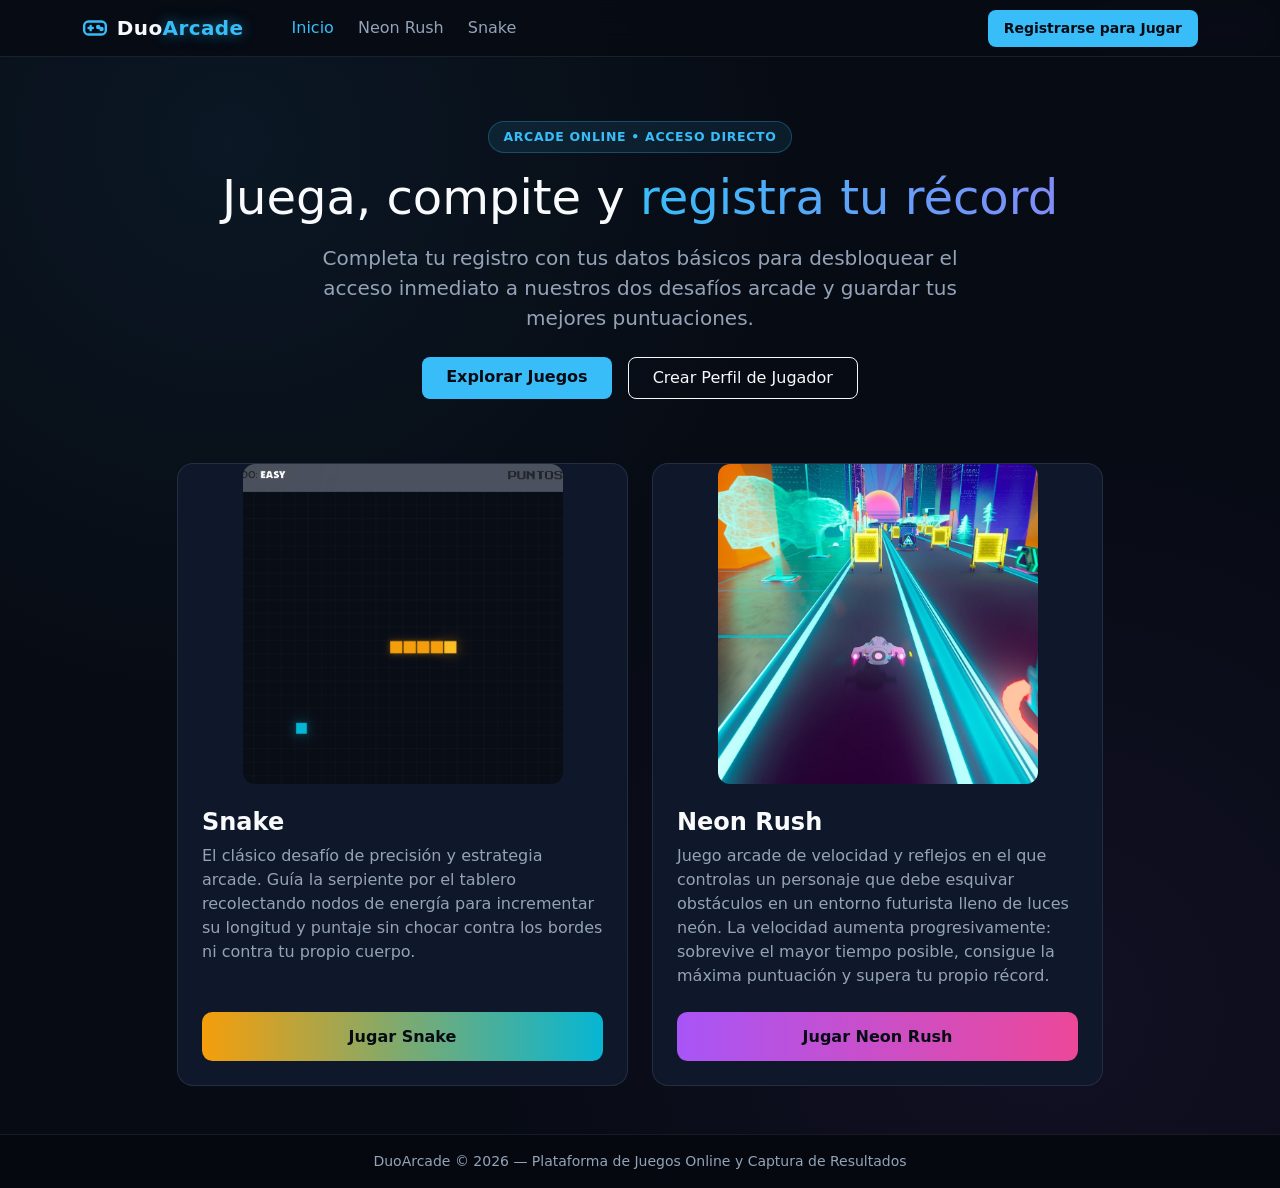
<file: index.html>
<!DOCTYPE html>
<html lang="es">
<head>
  <meta charset="UTF-8">
  <meta name="viewport" content="width=device-width, initial-scale=1.0">
  <title>DuoArcade | Plataforma de Juegos y Registro</title>
  <link href="https://cdn.jsdelivr.net/npm/bootstrap@5.3.3/dist/css/bootstrap.min.css" rel="stylesheet" integrity="sha384-QWTKZyjpPEjISv5WaRU9OFeRpok6YctnYmDr5pNlyT2bRjXh0JMhjY6hW+ALEwIH" crossorigin="anonymous">
  <link rel="stylesheet" href="./css/style.css">
  <style>
    .page-home {
      overflow-x: hidden;
    }

    .page-home .game-card,
    .page-home .game-card > * {
      min-width: 0;
    }

    .page-home .game-card {
      height: 100%;
    }

    .page-home .game-banner {
      display: flex;
      flex-direction: column;
      align-items: center;
      gap: .75rem;
    }

    .page-home .game-banner img {
      display: block;
      width: min(100%, 320px) !important;
      height: auto !important;
      aspect-ratio: 1;
      object-fit: cover;
      border-radius: 12px;
    }

    .page-home .hero-title {
      font-size: clamp(2rem, 5vw, 3rem);
      overflow-wrap: anywhere;
    }

    .page-home #userNavArea {
      flex-wrap: wrap;
    }

    @media (max-width: 575.98px) {
      .page-home header .container {
        padding-inline: 1rem;
      }

      .page-home header .btn {
        max-width: 100%;
      }

      .page-home .game-card .p-4 {
        padding: 1.25rem !important;
      }

      .page-home .modal-dialog {
        margin: .75rem;
      }
    }
  </style>
</head>
<body class="page-home">

  <!-- Barra de navegación superior persistente -->
  <nav class="navbar navbar-expand-lg navbar-dark arcade-navbar sticky-top">
    <div class="container">
      <a class="navbar-brand" href="index.html">
        <svg width="26" height="26" viewBox="0 0 24 24" fill="none" stroke="#38BDF8" stroke-width="2.2" stroke-linecap="round" stroke-linejoin="round">
          <rect x="2" y="6" width="20" height="12" rx="4"></rect>
          <line x1="6" y1="12" x2="10" y2="12"></line>
          <line x1="8" y1="10" x2="8" y2="14"></line>
          <circle cx="15" cy="11" r="1" fill="#818CF8"></circle>
          <circle cx="18" cy="13" r="1" fill="#38BDF8"></circle>
        </svg>
        <span>Duo<span class="brand-accent">Arcade</span></span>
      </a>

      <button class="navbar-toggler border-0" type="button" data-bs-toggle="collapse" data-bs-target="#navbarArcade" aria-controls="navbarArcade" aria-expanded="false" aria-label="Alternar navegación">
        <span class="navbar-toggler-icon"></span>
      </button>

      <div class="collapse navbar-collapse" id="navbarArcade">
        <ul class="navbar-nav me-auto mb-2 mb-lg-0 ms-lg-4 gap-lg-2">
          <li class="nav-item">
            <a class="nav-link active" aria-current="page" href="index.html">Inicio</a>
          </li>
          <li class="nav-item">
            <a class="nav-link play-trigger" href="juego2.html" data-target-game="juego2.html">Neon Rush</a>
          </li>
          <li class="nav-item">
            <a class="nav-link play-trigger" href="snake.html" data-target-game="snake.html">Snake</a>
          </li>
        </ul>

        <!-- Estado de registro del usuario -->
        <div class="d-flex align-items-center gap-2" id="userNavArea">
          <button type="button" class="btn btn-sm btn-home-primary px-3 py-2 rounded-3" data-bs-toggle="modal" data-bs-target="#registroModal">
            Registrarse para Jugar
          </button>
        </div>
      </div>
    </div>  
  </nav>

  <!-- Sección Hero -->
  <header class="py-5 text-center">
    <div class="container py-lg-3">
      <span class="hero-badge mb-3">Arcade Online • Acceso Directo</span>
      <h1 class="display-5 hero-title mb-3">
        Juega, compite y <span class="text-gradient-home">registra tu récord</span>
      </h1>
      <p class="lead text-muted-custom mx-auto mb-4" style="max-width: 650px;">
        Completa tu registro con tus datos básicos para desbloquear el acceso inmediato a nuestros dos desafíos arcade y guardar tus mejores puntuaciones.
      </p>
      <div class="d-flex justify-content-center gap-3 flex-wrap">
        <a href="#catalogo-juegos" class="btn btn-home-primary px-4 py-2 rounded-3">Explorar Juegos</a>
        <button type="button" class="btn btn-outline-light px-4 py-2 rounded-3" data-bs-toggle="modal" data-bs-target="#registroModal" id="heroRegisterBtn">
          Crear Perfil de Jugador
        </button>
      </div>
    </div>
  </header>

  <!-- Catálogo de 2 Juegos -->
  <main id="catalogo-juegos" class="pb-5">
    <div class="container">
      <div class="row g-4 justify-content-center">

        <!-- Tarjeta Juego 2: Neon Rush -->
        <div class="col-12 col-md-6 col-lg-5 order-2">
          <article class="game-card game-card--neon">
            <div class="game-banner">
              <span class="game-tag">JUEGO 02 • REFLEJOS</span>
              <img src="img/neon-rush.jpeg" alt="Imagen de Neon Rush" class="img-fluid" style="width: min(100%, 320px); height: auto; aspect-ratio: 1; object-fit: cover; border-radius: 12px;">
            </div>
            <div class="p-4 d-flex flex-column flex-grow-1">
              <h2 class="h4 fw-bold mb-2">Neon Rush</h2>
              <p class="text-muted-custom flex-grow-1 mb-4">
                Juego arcade de velocidad y reflejos en el que controlas un personaje que debe esquivar obstáculos en un entorno futurista lleno de luces neón. La velocidad aumenta progresivamente: sobrevive el mayor tiempo posible, consigue la máxima puntuación y supera tu propio récord.
              </p>
              <a href="juego2.html" class="btn btn-game w-100 text-center play-trigger" data-target-game="juego2.html">
                Jugar Neon Rush
              </a>
            </div>
          </article>
        </div>

        <!-- Tarjeta Juego 1: Snake -->
        <div class="col-12 col-md-6 col-lg-5 order-1">
          <article class="game-card game-card--snake">
            <div class="game-banner">
              <span class="game-tag">JUEGO 01 • CLÁSICO</span>
              <img src="img/snake.png" alt="Imagen de Snake" width="72" height="72" class="img-fluid" style="max-width: 100%; height: auto; object-fit: cover; border-radius: 12px;">
            </div>
            <div class="p-4 d-flex flex-column flex-grow-1">
              <h2 class="h4 fw-bold mb-2">Snake</h2>
              <p class="text-muted-custom flex-grow-1 mb-4">
                El clásico desafío de precisión y estrategia arcade. Guía la serpiente por el tablero recolectando nodos de energía para incrementar su longitud y puntaje sin chocar contra los bordes ni contra tu propio cuerpo.
              </p>
              <a href="snake.html" class="btn btn-game w-100 text-center play-trigger" data-target-game="snake.html">
                Jugar Snake
              </a>
            </div>
          </article>
        </div>

      </div>
    </div>
  </main>

  <!-- Modal Dinámico de Registro Obligatorio -->
  <div class="modal fade modal-arcade" id="registroModal" tabindex="-1" aria-labelledby="registroModalLabel" aria-hidden="true">
    <div class="modal-dialog modal-dialog-centered">
      <div class="modal-content">
        <div class="modal-header">
          <div>
            <h3 class="modal-title h5 fw-bold" id="registroModalLabel">Registro de Jugador</h3>
            <p class="mb-0 small text-muted-custom">Ingresa tus datos para habilitar el acceso a los juegos.</p>
          </div>
          <button type="button" class="btn-close btn-close-white" data-bs-dismiss="modal" aria-label="Cerrar"></button>
        </div>

        <form id="formRegistro" novalidate>
          <div class="modal-body">
            <div class="mb-3">
              <label for="nombres" class="form-label fw-semibold">Nombres completos</label>
              <input type="text" class="form-control" id="nombres" name="nombres" placeholder="Ej. Juan Pedro González" required minlength="3">
              <div class="invalid-feedback">Ingresa tus nombres completos (mínimo 3 caracteres).</div>
            </div>

            <div class="mb-3">
              <label for="correo" class="form-label fw-semibold">Correo electrónico</label>
              <input type="email" class="form-control" id="correo" name="correo" placeholder="jugador@ejemplo.com" required>
              <div class="invalid-feedback">Ingresa un correo electrónico válido.</div>
            </div>

            <div class="mb-2">
              <label for="telefono" class="form-label fw-semibold">Teléfono</label>
              <input type="tel" class="form-control" id="telefono" name="telefono" placeholder="Ej. 0991234567" inputmode="numeric" maxlength="10" required>
              <div class="invalid-feedback">Ingresa un número de teléfono válido (10 dígitos).</div>
            </div>
          </div>

          <div class="modal-footer">
            <button type="button" class="btn btn-outline-secondary text-light" data-bs-dismiss="modal">Cancelar</button>
            <button type="submit" class="btn btn-home-primary px-4" id="btnGuardarRegistro">Guardar y Jugar</button>
          </div>
        </form>
      </div>
    </div>
  </div>

  <!-- Pie de página -->
  <footer class="py-3 text-center text-muted-custom small">
    <div class="container">
      DuoArcade © 2026 — Plataforma de Juegos Online y Captura de Resultados
    </div>
  </footer>

  <script src="https://cdn.jsdelivr.net/npm/bootstrap@5.3.3/dist/js/bootstrap.bundle.min.js" integrity="sha384-YvpcrYf0tY3lHB60NNkmXc5s9fDVZLESaAA55NDzOxhy9GkcIdslK1eN7N6jIeHz" crossorigin="anonymous"></script>
  <script>
    document.addEventListener("DOMContentLoaded", () => {
      const STORAGE_KEY = "duoarcade_usuario";
      const form = document.getElementById("formRegistro");
      const inputNombres = document.getElementById("nombres");
      const inputCorreo = document.getElementById("correo");
      const inputTelefono = document.getElementById("telefono");
      const userNavArea = document.getElementById("userNavArea");
      const registroModalEl = document.getElementById("registroModal");
      const registroModal = bootstrap.Modal.getOrCreateInstance(registroModalEl);

      let juegoDestino = null;

      // Expresiones regulares de validación
      const regexEmail = /^[^\s@]+@[^\s@]+\.[^\s@]+$/;
      const regexTelefono = /^\d{10}$/;

      function obtenerUsuario() {
        try {
          return JSON.parse(localStorage.getItem(STORAGE_KEY));
        } catch {
          return null;
        }
      }

      function actualizarInterfazUsuario() {
        const usuario = obtenerUsuario();
        if (usuario && usuario.nombres) {
          const primerNombre = usuario.nombres.trim().split(" ")[0];
          userNavArea.innerHTML = `
            <span class="player-pill">Jugador: ${primerNombre}</span>
            <button type="button" class="btn btn-sm btn-outline-light" id="btnEditarPerfil">Editar</button>
          `;
          document.getElementById("btnEditarPerfil").addEventListener("click", () => {
            inputNombres.value = usuario.nombres;
            inputCorreo.value = usuario.correo;
            inputTelefono.value = usuario.telefono;
            juegoDestino = null;
            registroModal.show();
          });
        }
      }

      function validarCampo(input, condicion) {
        if (condicion) {
          input.classList.remove("is-invalid");
          input.classList.add("is-valid");
          return true;
        } else {
          input.classList.remove("is-valid");
          input.classList.add("is-invalid");
          return false;
        }
      }

      function validarFormulario() {
        const vNombres = validarCampo(inputNombres, inputNombres.value.trim().length >= 3);
        const vCorreo = validarCampo(inputCorreo, regexEmail.test(inputCorreo.value.trim()));
        const vTelefono = validarCampo(inputTelefono, regexTelefono.test(inputTelefono.value.trim()));
        return vNombres && vCorreo && vTelefono;
      }

      // Validación en tiempo real mientras escribe
      inputNombres.addEventListener("input", () => validarCampo(inputNombres, inputNombres.value.trim().length >= 3));
      inputCorreo.addEventListener("input", () => validarCampo(inputCorreo, regexEmail.test(inputCorreo.value.trim())));
      inputTelefono.addEventListener("input", () => {
        inputTelefono.value = inputTelefono.value.replace(/\D/g, "").slice(0, 10);
        validarCampo(inputTelefono, regexTelefono.test(inputTelefono.value));
      });

      // Interceptar clics hacia snake.html y juego2.html si no hay registro previo
      document.querySelectorAll(".play-trigger").forEach((enlace) => {
        enlace.addEventListener("click", (e) => {
          const usuario = obtenerUsuario();
          if (!usuario) {
            e.preventDefault();
            juegoDestino = enlace.getAttribute("data-target-game");
            registroModal.show();
          }
        });
      });

      // Procesar registro
      form.addEventListener("submit", (e) => {
        e.preventDefault();
        if (!validarFormulario()) return;

        const datosUsuario = {
          nombres: inputNombres.value.trim(),
          correo: inputCorreo.value.trim(),
          telefono: inputTelefono.value.trim(),
          fecha_registro: new Date().toISOString()
        };

        // Guarda los datos en sesión local para asociarlos a los puntajes en snake.html y juego2.html
        localStorage.setItem(STORAGE_KEY, JSON.stringify(datosUsuario));
        actualizarInterfazUsuario();
        registroModal.hide();

        if (juegoDestino) {
          window.location.href = juegoDestino;
        }
      });

      actualizarInterfazUsuario();
    });
  </script>
</body>
</html>
</file>
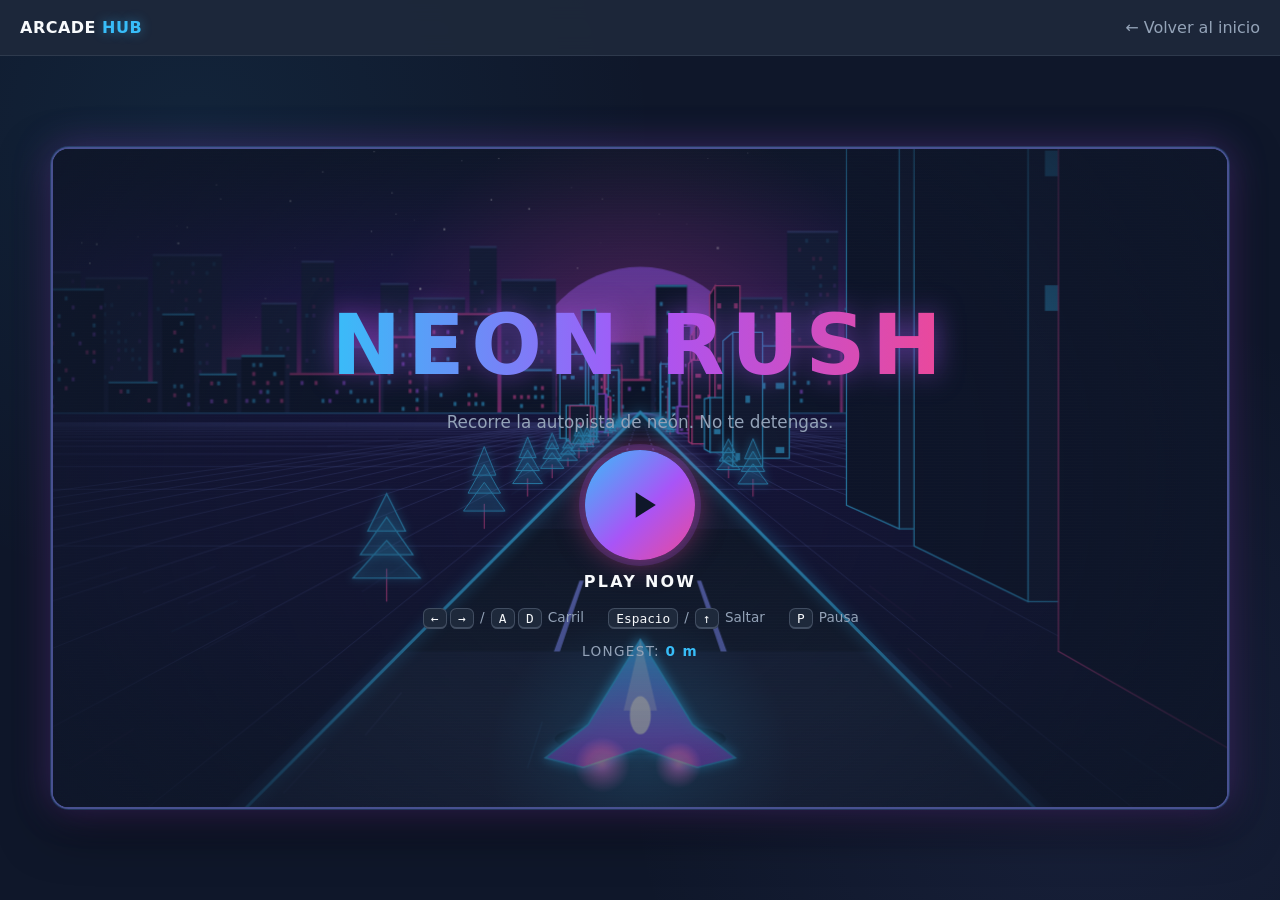
<file: juego2.html>
<!DOCTYPE html>
<html lang="es">
<head>
  <meta charset="UTF-8">
  <meta name="viewport" content="width=device-width, initial-scale=1, maximum-scale=1, user-scalable=no">
  <title>NEON RUSH</title>
  <link rel="stylesheet" href="css/juego2.css">
</head>
<body class="page-game1">

  <!-- Barra superior coherente con el sitio principal -->
  <nav class="arcade-navbar">
    <a class="navbar-brand" href="index.html">ARCADE <span class="brand-accent">HUB</span></a>
    <a class="nav-link" href="index.html">&larr; Volver al inicio</a>
  </nav>

  <main class="stage" id="stage" data-state="menu">
    <canvas id="game"></canvas>

    <!-- HUD -->
    <div class="hud" id="hud">
      <div class="hud-row"><span>DISTANCE</span><b id="hDist">0 m</b></div>
      <div class="hud-row"><span>LONGEST</span><b id="hBest">0 m</b></div>
      <div class="hud-row"><span>SPEED</span><b id="hSpeed">0 km/h</b></div>
      <div class="hud-row"><span>HOPS LEFT</span><b id="hHops" class="pips">◆◆◆</b></div>
    </div>

    <div class="toast" id="toast">SPEED UP</div>

    <!-- Pantalla inicial -->
    <section class="screen" id="menu">
      <h1 class="logo">NEON RUSH</h1>
      <p class="tagline">Recorre la autopista de neón. No te detengas.</p>
      <button class="btn-play" id="btnPlay" aria-label="Play now">
        <span class="play-circle"><svg viewBox="0 0 24 24" width="44" height="44" aria-hidden="true"><path d="M8 5v14l11-7z" fill="#0F172A"/></svg></span>
        <span class="play-text">PLAY NOW</span>
      </button>
      <div class="help">
        <span><kbd>←</kbd><kbd>→</kbd> / <kbd>A</kbd><kbd>D</kbd> Carril</span>
        <span><kbd>Espacio</kbd> / <kbd>↑</kbd> Saltar</span>
        <span><kbd>P</kbd> Pausa</span>
      </div>
      <p class="record">LONGEST: <b id="mBest">0 m</b></p>
    </section>

    <!-- Pausa -->
    <section class="screen" id="pause">
      <h2 class="title">PAUSED</h2>
      <div class="btn-row">
        <button class="btn-neon" id="btnResume">RESUME</button>
        <button class="btn-ghost" id="btnMenu2">MAIN MENU</button>
      </div>
    </section>

    <!-- Game Over -->
    <section class="screen" id="over">
      <h2 class="title over">GAME OVER</h2>
      <div class="panel">
        <div class="hud-row"><span>DISTANCE</span><b id="oDist">0 m</b></div>
        <div class="hud-row"><span>LONGEST</span><b id="oBest">0 m</b></div>
        <p class="newrec" id="oNew">¡NUEVO RÉCORD!</p>
      </div>
      <div class="btn-row">
        <button class="btn-neon" id="btnRetry">TRY AGAIN</button>
        <button class="btn-ghost" id="btnMenu">MAIN MENU</button>
      </div>
    </section>

    <!-- Controles táctiles -->
    <div class="touch">
      <div class="touch-group">
        <button data-act="left" aria-label="Izquierda">◀</button>
        <button data-act="right" aria-label="Derecha">▶</button>
      </div>
      <button data-act="jump" class="jump" aria-label="Saltar">▲</button>
    </div>
  </main>

  <script src="js/juego2.js"></script>
</body>
</html>
</file>
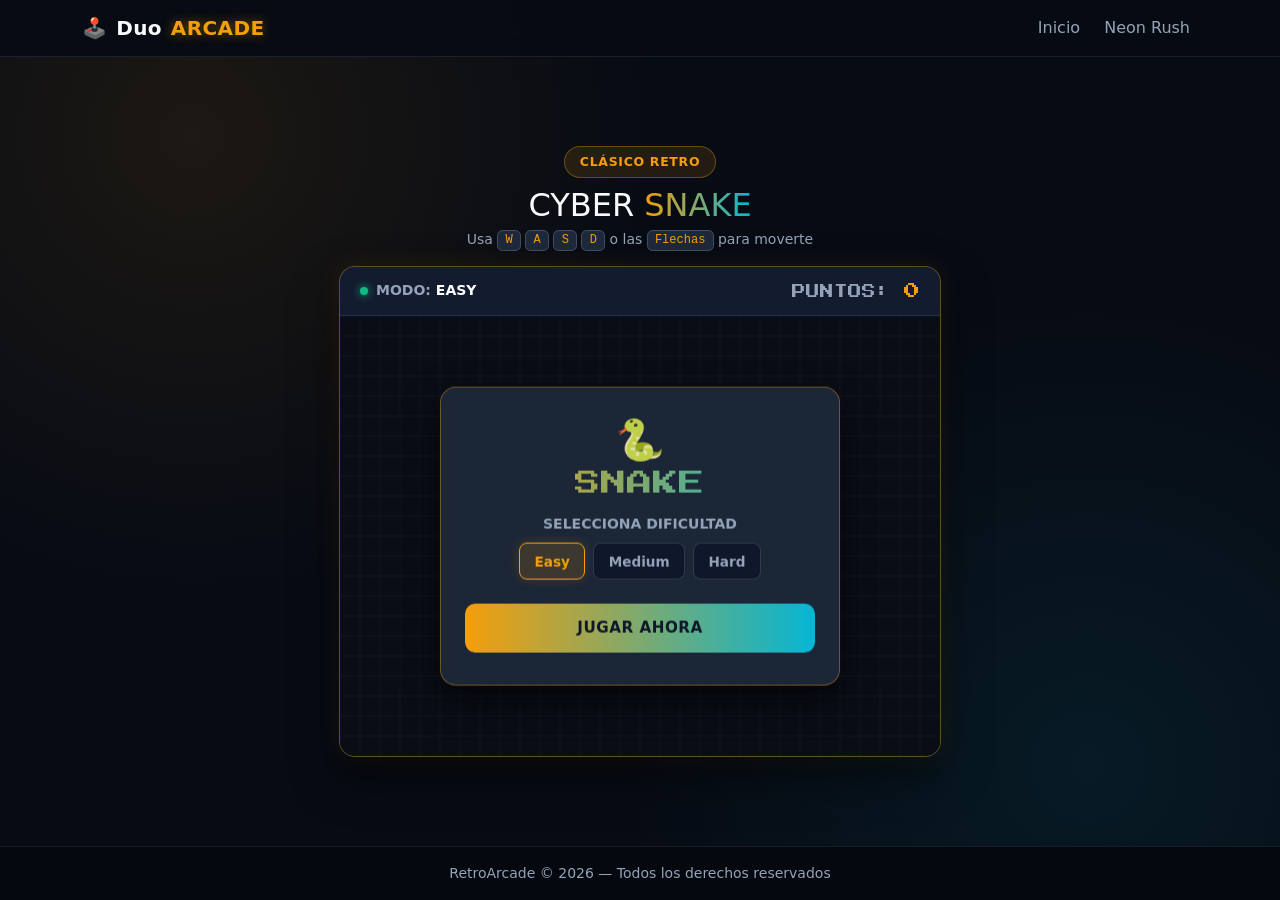
<file: snake.html>
<!DOCTYPE html>
<html lang="es">

<head>
    <meta charset="UTF-8">
    <meta name="viewport" content="width=device-width, initial-scale=1.0">
    <title>Snake Arcade | RetroHub</title>
    <!-- Bootstrap 5 -->
    <link href="https://cdn.jsdelivr.net/npm/bootstrap@5.3.3/dist/css/bootstrap.min.css" rel="stylesheet">
    <!-- Fuente retro solo para el marcador/títulos del juego -->
    <link href="https://fonts.googleapis.com/css2?family=Press+Start+2P&display=swap" rel="stylesheet">
    <!-- Estilos globales (ruta corregida) -->
    <link rel="stylesheet" href="./css/style.css">
    <!-- Estilos específicos de Snake -->
    <link rel="stylesheet" href="./css/snakestyle.css">
</head>

<body class="page-game2">

    <!-- Navegación superior coherente con index.html -->
    <nav class="navbar navbar-expand-lg navbar-dark arcade-navbar sticky-top">
        <div class="container">
            <a class="navbar-brand" href="index.html">
                <span>🕹️</span> Duo <span class="brand-accent">ARCADE</span>
            </a>
            <button class="navbar-toggler border-0" type="button" data-bs-toggle="collapse"
                data-bs-target="#navbarNav" aria-controls="navbarNav" aria-expanded="false"
                aria-label="Toggle navigation">
                <span class="navbar-toggler-icon"></span>
            </button>
            <div class="collapse navbar-collapse" id="navbarNav">
                <ul class="navbar-nav ms-auto align-items-center gap-2">
                    <li class="nav-item">
                        <a class="nav-link" href="index.html">Inicio</a>
                    </li>
                    <li class="nav-item">
                        <a class="nav-link" href="juego2.html">Neon Rush</a>
                    </li>
                </ul>
            </div>
        </div>
    </nav>

    <!-- Contenido Principal -->
    <main class="container my-4 flex-grow-1 d-flex flex-column align-items-center justify-content-center">

        <!-- Encabezado del juego -->
        <div class="text-center mb-3">
            <span class="hero-badge mb-2">Clásico Retro</span>
            <h1 class="hero-title h2 mb-1">
                CYBER <span class="text-gradient-home">SNAKE</span>
            </h1>
            <p class="text-muted-custom small mb-0">
                Usa <kbd>W</kbd> <kbd>A</kbd> <kbd>S</kbd> <kbd>D</kbd> o las <kbd>Flechas</kbd> para moverte
            </p>
        </div>

        <!-- Contenedor del Juego (Estilo Game Card) -->
        <div id="app" class="app snake-wrapper">

            <!-- Barra superior de estado dentro de la cabina -->
            <div class="snake-hud">
                <div class="d-flex align-items-center gap-2">
                    <span class="status-dot"></span>
                    <span class="text-muted-custom small fw-semibold">
                        MODO: <strong id="hud-mode" class="text-white">EASY</strong>
                    </span>
                </div>
                <div class="score-box">
                    PUNTOS: <span class="score">0</span>
                </div>
            </div>

            <!-- Área de juego (Canvas + Pantalla de Inicio/Game Over) -->
            <div class="canvas-container">
                <!-- Canvas primero: se dibuja debajo del overlay -->
                <canvas id="snakeCanvas" width="600" height="440"></canvas>

                <!-- Overlay de inicio / game over -->
                <div class="start-screen animated bounceIn">
                    <div class="snake-icon mb-2">🐍</div>
                    <h2 id="screen-title">SNAKE</h2>
                    <p class="end-score d-none"></p>

                    <div class="options my-3">
                        <p class="text-muted-custom small text-uppercase fw-bold mb-2">Selecciona Dificultad</p>
                        <div class="d-flex justify-content-center gap-2 flex-wrap">
                            <button type="button" data-difficulty="90" data-label="EASY"
                                class="btn-diff active">Easy</button>
                            <button type="button" data-difficulty="60" data-label="MEDIUM"
                                class="btn-diff">Medium</button>
                            <button type="button" data-difficulty="35" data-label="HARD"
                                class="btn-diff">Hard</button>
                        </div>
                    </div>

                    <button type="button" class="play-btn w-100 mt-2">JUGAR AHORA</button>
                </div>
            </div>

        </div>
    </main>

    <!-- Footer coherente -->
    <footer class="py-3 text-center text-muted-custom small">
        <div class="container">
            <span>RetroArcade © 2026 — Todos los derechos reservados</span>
        </div>
    </footer>

    <script src="https://cdn.jsdelivr.net/npm/bootstrap@5.3.3/dist/js/bootstrap.bundle.min.js"></script>
    <script src="./js/snakelogic.js"></script>
</body>

</html>
</file>
<file: css/style.css>
:root {
  --bg-deep: #070B14;
  --bg-main: #0F172A;
  --bg-surface: #1E293B;
  --text-primary: #F8FAFC;
  --text-muted: #94A3B8;
  --status-success: #10B981;
  --status-error: #EF4444;

  /* Acentos Home (index.html) */
  --accent-primary: #38BDF8;
  --accent-secondary: #818CF8;
}

body.page-game1 {
  --accent-primary: #A855F7;
  --accent-secondary: #EC4899;
}

body.page-game2 {
  --accent-primary: #F59E0B;
  --accent-secondary: #06B6D4;
}

* {
  box-sizing: border-box;
}

html,
body {
  background-color: var(--bg-deep) !important;
  color: var(--text-primary);
  font-family: system-ui, -apple-system, "Segoe UI", Roboto, sans-serif;
  min-height: 100vh;
}

body {
  display: flex;
  flex-direction: column;
  background-image:
    radial-gradient(circle at 18% 12%, rgba(56, 189, 248, 0.07), transparent 38%),
    radial-gradient(circle at 82% 85%, rgba(168, 85, 247, 0.07), transparent 40%);
}

/* Navbar Oscuro Persistente */
.arcade-navbar {
  background-color: rgba(7, 11, 20, 0.92);
  backdrop-filter: blur(12px);
  border-bottom: 1px solid rgba(148, 163, 184, 0.14);
}

.navbar-brand {
  font-weight: 800;
  letter-spacing: 0.4px;
  color: var(--text-primary) !important;
  display: flex;
  align-items: center;
  gap: 0.55rem;
}

.brand-accent {
  color: var(--accent-primary);
  text-shadow: 0 0 14px rgba(56, 189, 248, 0.5);
}

.nav-link {
  color: var(--text-muted) !important;
  font-weight: 500;
  transition: color 0.2s ease;
}

.nav-link:hover,
.nav-link.active {
  color: var(--accent-primary) !important;
}

/* Hero */
.hero-badge {
  display: inline-block;
  padding: 0.35rem 0.9rem;
  border-radius: 999px;
  font-size: 0.78rem;
  font-weight: 700;
  letter-spacing: 0.7px;
  text-transform: uppercase;
  color: var(--accent-primary);
  background-color: rgba(56, 189, 248, 0.1);
  border: 1px solid rgba(56, 189, 248, 0.28);
}

.text-gradient-home {
  background: linear-gradient(90deg, var(--accent-primary), var(--accent-secondary));
  background-clip: text;
  -webkit-background-clip: text;
  -webkit-text-fill-color: transparent;
}

.text-muted-custom {
  color: var(--text-muted);
}

/* Cards de Juegos con Imagen */
.game-card {
  background-color: var(--bg-main);
  border: 1px solid rgba(148, 163, 184, 0.16);
  border-radius: 1rem;
  overflow: hidden;
  cursor: pointer;
  transition: transform 0.25s ease, border-color 0.25s ease, box-shadow 0.25s ease;
  height: 100%;
  display: flex;
  flex-direction: column;
}

.game-card:hover {
  transform: translateY(-7px);
}

.game-card-img-wrapper {
  position: relative;
  overflow: hidden;
  background-color: #05080F;
  border-bottom: 1px solid rgba(148, 163, 184, 0.14);
}

.game-card-img {
  width: 100%;
  height: 210px;
  object-fit: cover;
  display: block;
  transition: transform 0.35s ease;
}

.game-card:hover .game-card-img {
  transform: scale(1.04);
}

.game-tag {
  position: absolute;
  top: 14px;
  right: 14px;
  font-size: 0.74rem;
  font-weight: 700;
  letter-spacing: 0.4px;
  padding: 0.3rem 0.7rem;
  border-radius: 0.5rem;
  background-color: rgba(7, 11, 20, 0.88);
  color: var(--card-primary);
  border: 1px solid var(--card-primary);
  backdrop-filter: blur(4px);
}

/* Acentos Neon Rush (Juego 1) */
.game-card--neon {
  --card-primary: #A855F7;
  --card-secondary: #EC4899;
}

.game-card--neon:hover {
  border-color: var(--card-primary);
  box-shadow: 0 14px 34px rgba(168, 85, 247, 0.22);
}

/* Acentos Snake (Juego 2) */
.game-card--snake {
  --card-primary: #F59E0B;
  --card-secondary: #06B6D4;
}

.game-card--snake:hover {
  border-color: var(--card-primary);
  box-shadow: 0 14px 34px rgba(245, 158, 11, 0.22);
}

.btn-game {
  background: linear-gradient(90deg, var(--card-primary), var(--card-secondary));
  color: #070B14;
  font-weight: 700;
  border: none;
  padding: 0.78rem 1.25rem;
  border-radius: 0.65rem;
  transition: opacity 0.2s ease;
}

.btn-game:hover {
  opacity: 0.92;
  color: #070B14;
}

.btn-home-primary {
  background-color: var(--accent-primary);
  color: #070B14;
  font-weight: 700;
  border: none;
}

.btn-home-primary:hover {
  background-color: #7DD3FC;
  color: #070B14;
}

/* Modal Oscuro de Registro */
.modal-arcade .modal-content {
  background-color: var(--bg-main);
  color: var(--text-primary);
  border: 1px solid rgba(56, 189, 248, 0.32);
  border-radius: 1rem;
  box-shadow: 0 24px 55px rgba(0, 0, 0, 0.8);
}

.modal-arcade .modal-header,
.modal-arcade .modal-footer {
  border-color: rgba(148, 163, 184, 0.14);
}

.selected-game-banner {
  background-color: var(--bg-surface);
  border-left: 4px solid var(--accent-primary);
  padding: 0.6rem 0.9rem;
  border-radius: 0.5rem;
  font-size: 0.86rem;
}

.modal-arcade .form-control {
  background-color: var(--bg-deep);
  border: 1px solid rgba(148, 163, 184, 0.25);
  color: var(--text-primary);
  padding: 0.68rem 0.9rem;
}

.modal-arcade .form-control::placeholder {
  color: #64748B;
}

.modal-arcade .form-control:focus {
  background-color: var(--bg-deep);
  color: var(--text-primary);
  border-color: var(--accent-primary);
  box-shadow: 0 0 0 0.2rem rgba(56, 189, 248, 0.18);
}

.modal-arcade .form-control.is-valid {
  border-color: var(--status-success);
}

.modal-arcade .form-control.is-invalid {
  border-color: var(--status-error);
}

.invalid-feedback {
  color: var(--status-error);
  font-size: 0.82rem;
}

.player-pill {
  background-color: rgba(16, 185, 129, 0.14);
  border: 1px solid var(--status-success);
  color: var(--status-success);
  font-size: 0.82rem;
  font-weight: 600;
  padding: 0.35rem 0.8rem;
  border-radius: 999px;
}

footer {
  margin-top: auto;
  border-top: 1px solid rgba(148, 163, 184, 0.12);
  background-color: #05080F;
}
</file>
<file: css/juego2.css>
/* ===== NEON RUSH · juego2.css ===== */
:root{
  --bg-main:#0F172A; --bg-surface:#1E293B;
  --text-primary:#F8FAFC; --text-muted:#94A3B8;
  --nav-h:56px;
}
*{box-sizing:border-box;margin:0}
html,body{height:100%}
body{
  background-color:var(--bg-main);color:var(--text-primary);
  font-family:system-ui,-apple-system,"Segoe UI",Roboto,sans-serif;
  display:flex;flex-direction:column;overflow:hidden;
  background-image:radial-gradient(circle at 15% 15%,rgba(56,189,248,.08),transparent 35%),
                   radial-gradient(circle at 85% 85%,rgba(129,140,248,.08),transparent 35%);
  -webkit-tap-highlight-color:transparent;user-select:none;
}
.arcade-navbar{
  height:var(--nav-h);flex:none;display:flex;align-items:center;justify-content:space-between;padding:0 1.25rem;
  background:rgba(30,41,59,.92);backdrop-filter:blur(10px);border-bottom:1px solid rgba(148,163,184,.15);
}
.navbar-brand{font-weight:800;letter-spacing:.5px;color:var(--text-primary);text-decoration:none}
.brand-accent{color:#38BDF8;text-shadow:0 0 12px rgba(56,189,248,.45)}
.nav-link{color:var(--text-muted);text-decoration:none;font-weight:500;transition:color .2s}
.nav-link:hover{color:#38BDF8}

/* Escenario: cuadro centrado con bordes, 16:9 sin deformar */
.stage{
  position:relative;margin:auto;aspect-ratio:16/9;overflow:hidden;flex:none;
  width:min(92vw,calc((100vh - var(--nav-h) - 56px) * 16 / 9));
  width:min(92vw,calc((100dvh - var(--nav-h) - 56px) * 16 / 9));
  background:#0F172A;border:2px solid rgba(129,140,248,.5);border-radius:1.1rem;
  box-shadow:0 0 0 1px rgba(56,189,248,.18),0 0 38px rgba(168,85,247,.3),0 18px 50px rgba(0,0,0,.55);
}
@media (max-aspect-ratio:1/1){
  .stage{width:94vw;height:calc(100vh - var(--nav-h) - 32px);height:calc(100dvh - var(--nav-h) - 32px);aspect-ratio:auto}
}
/* El canvas va absoluto: ya no puede agrandar el cuadro */
canvas{position:absolute;inset:0;display:block;width:100%;height:100%}
.stage::after{
  content:"";position:absolute;inset:0;pointer-events:none;
  background:radial-gradient(ellipse at center,transparent 55%,rgba(15,23,42,.7)),
             repeating-linear-gradient(0deg,rgba(255,255,255,.015) 0 1px,transparent 1px 3px);
}

/* HUD */
.hud{
  position:absolute;top:12px;right:12px;z-index:3;min-width:150px;padding:.6rem .9rem;display:grid;gap:.3rem;
  background:rgba(30,41,59,.45);backdrop-filter:blur(8px);border:1px solid rgba(129,140,248,.35);border-radius:.75rem;
  opacity:0;transition:opacity .4s;pointer-events:none;
}
.stage[data-state="play"] .hud,.stage[data-state="pause"] .hud,.stage[data-state="crash"] .hud{opacity:1}
.hud-row{display:flex;justify-content:space-between;gap:1rem;align-items:baseline;font-variant-numeric:tabular-nums}
.hud-row span{font-size:.68rem;letter-spacing:.12em;color:var(--text-muted);font-weight:600}
.hud-row b{color:var(--text-primary);font-size:1rem;text-shadow:0 0 8px rgba(56,189,248,.5)}
.pips{color:#EC4899!important;letter-spacing:.1em}

/* Pantallas */
.screen{
  position:absolute;inset:0;z-index:4;display:flex;flex-direction:column;align-items:center;justify-content:center;gap:1.1rem;
  text-align:center;padding:1rem;background:radial-gradient(circle,rgba(15,23,42,.35),rgba(15,23,42,.8));
  opacity:0;visibility:hidden;transform:scale(.97);transition:opacity .45s,transform .45s,visibility .45s;
}
.stage[data-state="menu"] #menu,.stage[data-state="pause"] #pause,.stage[data-state="over"] #over{opacity:1;visibility:visible;transform:none}
.logo{
  font-size:clamp(2.2rem,9vw,5.2rem);font-weight:900;letter-spacing:.08em;
  background:linear-gradient(90deg,#38BDF8,#A855F7,#EC4899);-webkit-background-clip:text;background-clip:text;-webkit-text-fill-color:transparent;
  filter:drop-shadow(0 0 14px rgba(168,85,247,.55));
}
.title{font-size:clamp(1.8rem,6vw,3.4rem);font-weight:900;letter-spacing:.1em;color:#F8FAFC;text-shadow:0 0 18px rgba(129,140,248,.7)}
.title.over{background:linear-gradient(90deg,#A855F7,#EC4899);-webkit-background-clip:text;background-clip:text;-webkit-text-fill-color:transparent;filter:drop-shadow(0 0 14px rgba(236,72,153,.5))}
.tagline{color:var(--text-muted);font-size:clamp(.8rem,2vw,1.05rem)}
.btn-neon,.btn-ghost{font:inherit;font-weight:800;letter-spacing:.06em;cursor:pointer;border-radius:.65rem;padding:.8rem 1.8rem;transition:transform .15s,opacity .2s,box-shadow .2s}
.btn-neon{border:none;color:#0F172A;background:linear-gradient(90deg,#A855F7,#EC4899);box-shadow:0 0 18px rgba(168,85,247,.45)}
.btn-neon:hover{transform:scale(1.04);box-shadow:0 0 26px rgba(236,72,153,.55)}
.btn-ghost{background:rgba(30,41,59,.6);color:#38BDF8;border:1px solid rgba(56,189,248,.6)}
.btn-ghost:hover{transform:scale(1.04);box-shadow:0 0 16px rgba(56,189,248,.35)}
.btn-row{display:flex;gap:.8rem;flex-wrap:wrap;justify-content:center}
.help{display:flex;gap:.6rem 1.4rem;flex-wrap:wrap;justify-content:center;color:var(--text-muted);font-size:.85rem}
kbd{background:var(--bg-surface);border:1px solid rgba(148,163,184,.3);border-bottom-width:2px;border-radius:.4rem;padding:.1rem .45rem;margin:0 .1rem;color:var(--text-primary);font-size:.8rem}
.record{color:var(--text-muted);font-size:.85rem;letter-spacing:.1em}
.record b{color:#38BDF8}
.panel{min-width:min(280px,80%);display:grid;gap:.5rem;padding:1rem 1.4rem;background:rgba(30,41,59,.85);border:1px solid rgba(168,85,247,.45);border-radius:1rem;box-shadow:0 0 24px rgba(168,85,247,.2)}
.newrec{display:none;color:#EC4899;font-weight:800;letter-spacing:.1em;font-size:.85rem}
.newrec.on{display:block;animation:pulse 1s infinite}

/* Aviso de velocidad */
.toast{position:absolute;top:22%;left:0;right:0;text-align:center;z-index:3;font-size:clamp(1.4rem,5vw,2.6rem);font-weight:900;letter-spacing:.2em;
  color:#38BDF8;text-shadow:0 0 18px rgba(56,189,248,.8);opacity:0;pointer-events:none}
.toast.show{animation:toast 1.2s ease-out}
@keyframes toast{0%{opacity:0;transform:scale(.7)}20%{opacity:1;transform:scale(1.05)}80%{opacity:1}100%{opacity:0;transform:scale(1.2)}}
@keyframes pulse{50%{opacity:.5}}

/* Controles táctiles */
.touch{position:absolute;left:0;right:0;bottom:14px;z-index:5;display:none;justify-content:space-between;padding:0 16px;pointer-events:none}
.touch-group{display:flex;gap:14px}
.touch button{pointer-events:auto;width:68px;height:68px;border-radius:50%;font-size:1.5rem;color:#F8FAFC;cursor:pointer;
  background:rgba(30,41,59,.6);backdrop-filter:blur(6px);border:1px solid rgba(56,189,248,.6);box-shadow:0 0 14px rgba(56,189,248,.25);touch-action:none}
.touch button.jump{border-color:rgba(236,72,153,.7);box-shadow:0 0 14px rgba(236,72,153,.3)}
.touch button:active{transform:scale(.92);background:rgba(129,140,248,.45)}
@media (hover:none),(pointer:coarse),(max-width:820px){.stage[data-state="play"] .touch{display:flex}}
@media (max-width:600px){.help{font-size:.75rem}.hud{min-width:125px;padding:.45rem .65rem}}

/* Botón PLAY grande */
.btn-play{background:none;border:0;color:#F8FAFC;cursor:pointer;display:flex;flex-direction:column;align-items:center;gap:.7rem;font:inherit;font-weight:800;letter-spacing:.14em}
.play-circle{width:clamp(76px,14vw,110px);aspect-ratio:1;border-radius:50%;display:grid;place-items:center;padding-left:.35rem;
  background:linear-gradient(135deg,#38BDF8,#A855F7 55%,#EC4899);box-shadow:0 0 0 6px rgba(168,85,247,.18),0 0 30px rgba(236,72,153,.55);
  animation:ring 1.8s ease-in-out infinite;transition:transform .15s}
.btn-play:hover .play-circle{transform:scale(1.08)}
.btn-play:active .play-circle{transform:scale(.95)}
.btn-play:focus-visible .play-circle{outline:2px solid #F8FAFC;outline-offset:4px}
@keyframes ring{50%{box-shadow:0 0 0 14px rgba(168,85,247,.08),0 0 44px rgba(56,189,248,.55)}}
</file>
<file: css/snakestyle.css>
/* =========================================================
   ESTILOS ESPECÍFICOS PARA page-game2 (Snake)
   ========================================================= */

body.page-game2 {
  background-image:
    radial-gradient(circle at 15% 15%, rgba(245, 158, 11, 0.09), transparent 35%),
    radial-gradient(circle at 85% 85%, rgba(6, 182, 212, 0.09), transparent 35%);
}

body.page-game2 .brand-accent {
  text-shadow: 0 0 12px rgba(245, 158, 11, 0.45);
}

body.page-game2 .hero-badge {
  background-color: rgba(245, 158, 11, 0.12);
  border-color: rgba(245, 158, 11, 0.35);
}

kbd {
  background-color: var(--bg-surface);
  border: 1px solid rgba(148, 163, 184, 0.3);
  color: var(--accent-primary);
  font-size: 0.75rem;
  padding: 0.15rem 0.45rem;
  border-radius: 0.35rem;
}

/* =========================================================
   CABINA / TARJETA DEL JUEGO
   ========================================================= */
.snake-wrapper {
  background-color: var(--bg-surface);
  border: 1px solid rgba(245, 158, 11, 0.3);
  border-radius: 1rem;
  box-shadow: 0 20px 45px rgba(0, 0, 0, 0.5), 0 0 25px rgba(245, 158, 11, 0.1);
  overflow: hidden;
  max-width: 100%;
}

/* =========================================================
   BARRA SUPERIOR DE PUNTUACIÓN (HUD)
   ========================================================= */
.snake-hud {
  display: flex;
  justify-content: space-between;
  align-items: center;
  padding: 0.75rem 1.25rem;
  background-color: rgba(15, 23, 42, 0.75);
  border-bottom: 1px solid rgba(148, 163, 184, 0.15);
}

.status-dot {
  width: 8px;
  height: 8px;
  border-radius: 50%;
  background-color: var(--status-success);
  box-shadow: 0 0 8px var(--status-success);
}

.score-box {
  font-family: 'Press Start 2P', monospace;
  font-size: 0.85rem;
  color: var(--text-muted);
}

.score-box .score {
  color: var(--accent-primary);
  font-size: 1rem;
}

/* =========================================================
   CONTENEDOR DEL CANVAS + OVERLAY
   ========================================================= */
.canvas-container {
  position: relative;
  display: flex;
  justify-content: center;
  align-items: center;
  background-color: #090D16;
  min-height: 440px; /* evita saltos de layout antes de dibujar */
}

#snakeCanvas {
  display: block;
  max-width: 100%;
  height: auto;
  transition: opacity 0.3s ease;
}

/* =========================================================
   OVERLAY DE INICIO / GAME OVER
   ========================================================= */
.start-screen {
  position: absolute;
  top: 50%;
  left: 50%;
  transform: translate(-50%, -50%);
  width: 88%;
  max-width: 400px;
  padding: 2rem 1.5rem;
  background: rgba(30, 41, 59, 0.92);
  backdrop-filter: blur(8px);
  -webkit-backdrop-filter: blur(8px);
  border: 1px solid rgba(245, 158, 11, 0.4);
  border-radius: 1rem;
  text-align: center;
  box-shadow: 0 15px 35px rgba(0, 0, 0, 0.6);
  z-index: 10;
  transition: opacity 0.25s ease;
}

.snake-icon {
  font-size: 2.5rem;
  line-height: 1;
}

.start-screen h2 {
  font-family: 'Press Start 2P', monospace;
  font-size: 1.6rem;
  margin: 0;
  background: linear-gradient(90deg, var(--accent-primary), var(--accent-secondary));
  -webkit-background-clip: text;
  background-clip: text;
  -webkit-text-fill-color: transparent;
}

.end-score {
  font-family: 'Press Start 2P', monospace;
  font-size: 0.95rem;
  color: var(--accent-secondary);
  margin-top: 0.75rem;
  margin-bottom: 0;
}

/* =========================================================
   BOTONES DE DIFICULTAD
   ========================================================= */
.btn-diff {
  background-color: var(--bg-main);
  color: var(--text-muted);
  border: 1px solid rgba(148, 163, 184, 0.25);
  padding: 0.45rem 0.9rem;
  border-radius: 0.5rem;
  font-size: 0.85rem;
  font-weight: 600;
  cursor: pointer;
  transition: all 0.2s ease;
}

.btn-diff:hover {
  border-color: var(--accent-primary);
  color: var(--text-primary);
}

.btn-diff.active {
  background-color: rgba(245, 158, 11, 0.15);
  border-color: var(--accent-primary);
  color: var(--accent-primary);
  box-shadow: 0 0 12px rgba(245, 158, 11, 0.2);
}

/* =========================================================
   BOTÓN PRINCIPAL DE PLAY
   ========================================================= */
.play-btn {
  background: linear-gradient(90deg, var(--accent-primary), var(--accent-secondary));
  color: #0F172A;
  font-weight: 800;
  font-size: 0.95rem;
  letter-spacing: 0.5px;
  border: none;
  padding: 0.8rem 1.5rem;
  border-radius: 0.65rem;
  cursor: pointer;
  transition: opacity 0.2s ease, transform 0.15s ease;
}

.play-btn:hover {
  opacity: 0.92;
  transform: scale(1.02);
}

.play-btn:active {
  transform: scale(0.98);
}

/* =========================================================
   ESTADOS DEL JUEGO
   ---------------------------------------------------------
   IMPORTANTE:
   - En .game-in-progress el overlay se oculta.
   - En .game-over el overlay vuelve a mostrarse.
   - Se usa !important como red de seguridad por si el
     JS aplica estilos inline (style.display) y el CSS
     debe seguir mandando en el estado correcto.
   ========================================================= */

/* Mientras se juega: ocultar overlay */
.snake-wrapper.game-in-progress .start-screen {
  display: none !important;
}

/* Al terminar: mostrar overlay de nuevo */
.snake-wrapper.game-over .start-screen {
  display: block !important;
}

/* Atenuar el canvas en game over */
.snake-wrapper.game-over #snakeCanvas {
  opacity: 0.35;
}

/* =========================================================
   ANIMACIONES
   ========================================================= */
.animated {
  animation-duration: 0.6s;
  animation-fill-mode: both;
}

.bounceIn {
  animation-name: bounceIn;
}

@keyframes bounceIn {
  from, 20%, 40%, 60%, 80%, to {
    animation-timing-function: cubic-bezier(0.215, 0.61, 0.355, 1);
  }
  0%   { opacity: 0; transform: translate(-50%, -50%) scale3d(0.3, 0.3, 0.3); }
  20%  { transform: translate(-50%, -50%) scale3d(1.08, 1.08, 1.08); }
  40%  { transform: translate(-50%, -50%) scale3d(0.95, 0.95, 0.95); }
  60%  { opacity: 1; transform: translate(-50%, -50%) scale3d(1.02, 1.02, 1.02); }
  80%  { transform: translate(-50%, -50%) scale3d(0.98, 0.98, 0.98); }
  to   { opacity: 1; transform: translate(-50%, -50%) scale3d(1, 1, 1); }
}
</file>
